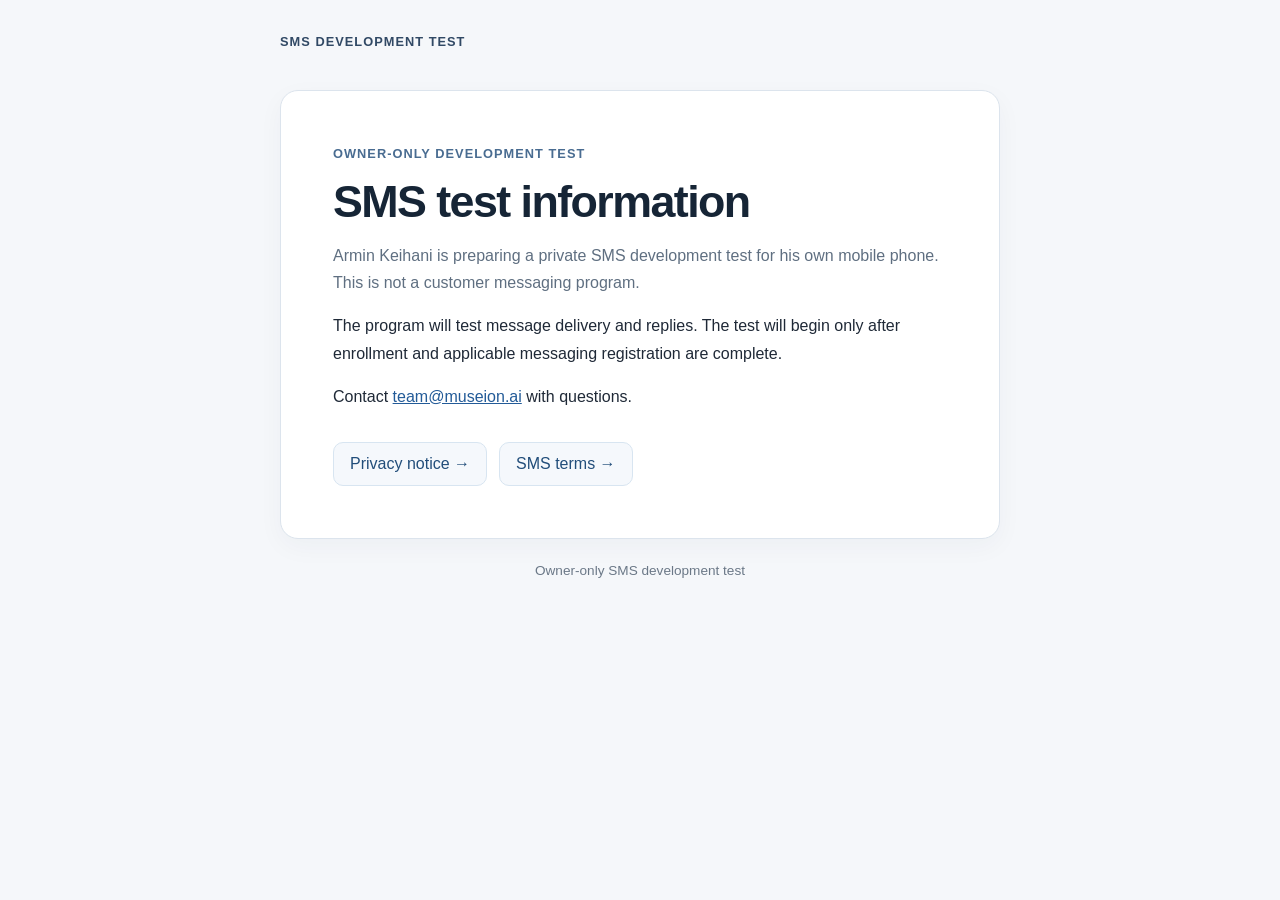
<file: index.html>
<!doctype html>
<html lang="en">
<head>
  <meta charset="utf-8"><meta name="viewport" content="width=device-width,initial-scale=1">
  <meta name="robots" content="noindex,nofollow"><title>SMS development test</title><link rel="stylesheet" href="style.css">
</head>
<body>
  <header><a class="brand" href="index.html">SMS development test</a></header>
  <main><div class="card">
    <p class="eyebrow">Owner-only development test</p>
    <h1>SMS test information</h1>
    <p class="muted">Armin Keihani is preparing a private SMS development test for his own mobile phone. This is not a customer messaging program.</p>
    <p>The program will test message delivery and replies. The test will begin only after enrollment and applicable messaging registration are complete.</p>
    <p>Contact <a href="mailto:team@museion.ai">team@museion.ai</a> with questions.</p>
    <nav class="links" aria-label="Test documents"><a class="link-card" href="privacy.html">Privacy notice →</a><a class="link-card" href="terms.html">SMS terms →</a></nav>
  </div><footer>Owner-only SMS development test</footer></main>
</body>
</html>
</file>
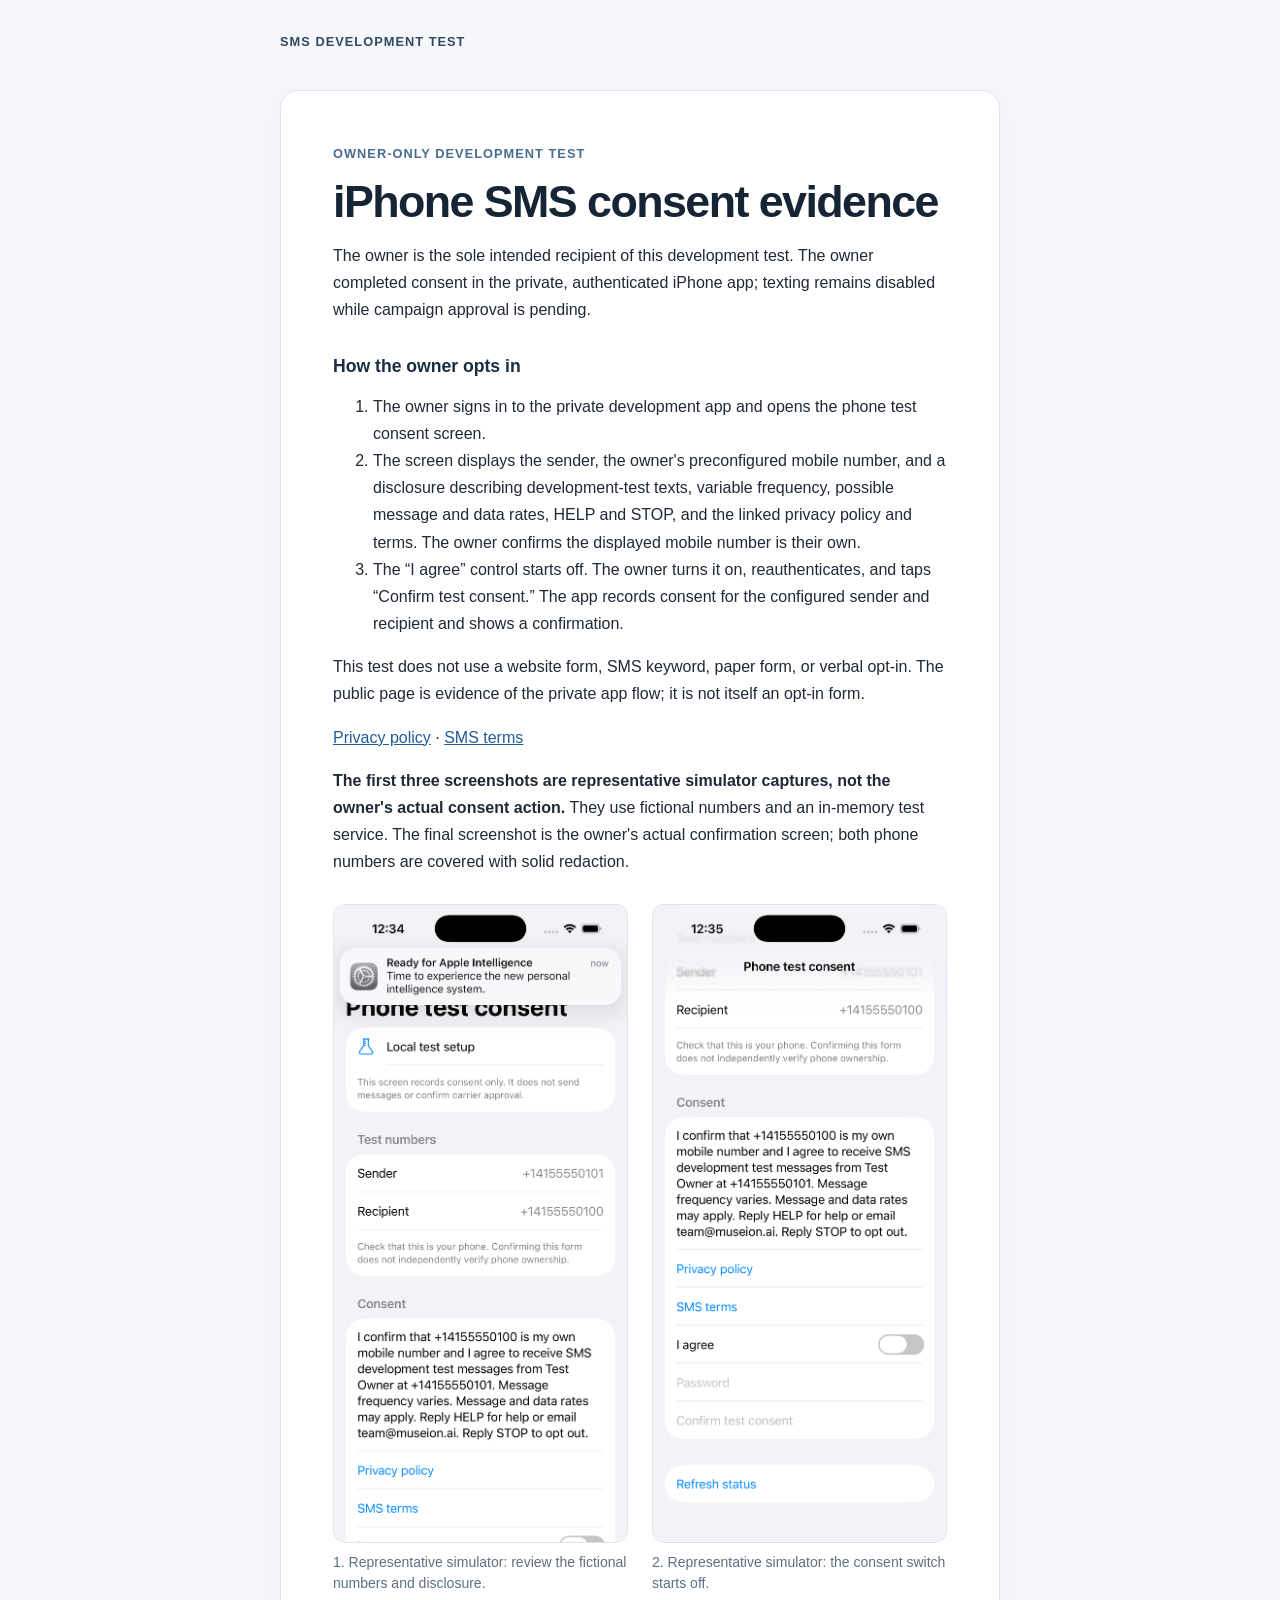
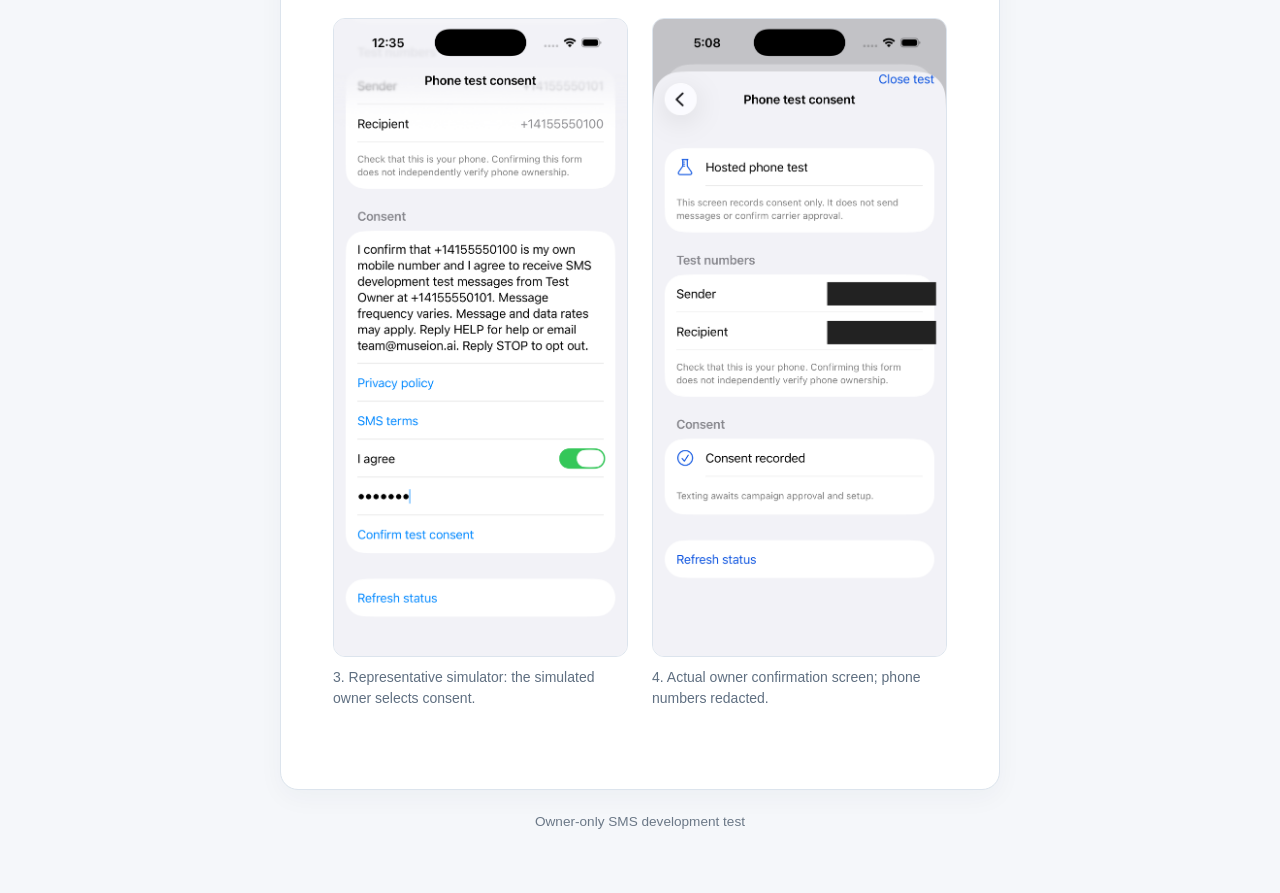
<file: owner-consent-evidence.html>
<!doctype html>
<html lang="en">
<head>
  <meta charset="utf-8"><meta name="viewport" content="width=device-width,initial-scale=1">
  <meta name="robots" content="noindex,nofollow"><title>SMS consent evidence</title><link rel="stylesheet" href="style.css">
</head>
<body>
  <header><span class="brand">SMS development test</span></header>
  <main><div class="card">
    <p class="eyebrow">Owner-only development test</p>
    <h1>iPhone SMS consent evidence</h1>
    <p>The owner is the sole intended recipient of this development test. The owner completed consent in the private, authenticated iPhone app; texting remains disabled while campaign approval is pending.</p>
    <h2>How the owner opts in</h2>
    <ol>
      <li>The owner signs in to the private development app and opens the phone test consent screen.</li>
      <li>The screen displays the sender, the owner's preconfigured mobile number, and a disclosure describing development-test texts, variable frequency, possible message and data rates, HELP and STOP, and the linked privacy policy and terms. The owner confirms the displayed mobile number is their own.</li>
      <li>The “I agree” control starts off. The owner turns it on, reauthenticates, and taps “Confirm test consent.” The app records consent for the configured sender and recipient and shows a confirmation.</li>
    </ol>
    <p>This test does not use a website form, SMS keyword, paper form, or verbal opt-in. The public page is evidence of the private app flow; it is not itself an opt-in form.</p>
    <p><a href="privacy.html">Privacy policy</a> · <a href="terms.html">SMS terms</a></p>
    <p><strong>The first three screenshots are representative simulator captures, not the owner's actual consent action.</strong> They use fictional numbers and an in-memory test service. The final screenshot is the owner's actual confirmation screen; both phone numbers are covered with solid redaction.</p>
    <div class="evidence-images">
      <figure><img src="01-overview.png" alt="Representative simulator view with fictional numbers and disclosure."><figcaption>1. Representative simulator: review the fictional numbers and disclosure.</figcaption></figure>
      <figure><img src="02-off.png" alt="Representative simulator view with consent switched off."><figcaption>2. Representative simulator: the consent switch starts off.</figcaption></figure>
      <figure><img src="03-agreed.png" alt="Representative simulator view with consent switched on."><figcaption>3. Representative simulator: the simulated owner selects consent.</figcaption></figure>
      <figure><img src="04-actual-redacted.png" alt="Actual iPhone confirmation with both phone numbers redacted."><figcaption>4. Actual owner confirmation screen; phone numbers redacted.</figcaption></figure>
    </div>
  </div><footer>Owner-only SMS development test</footer></main>
</body>
</html>
</file>
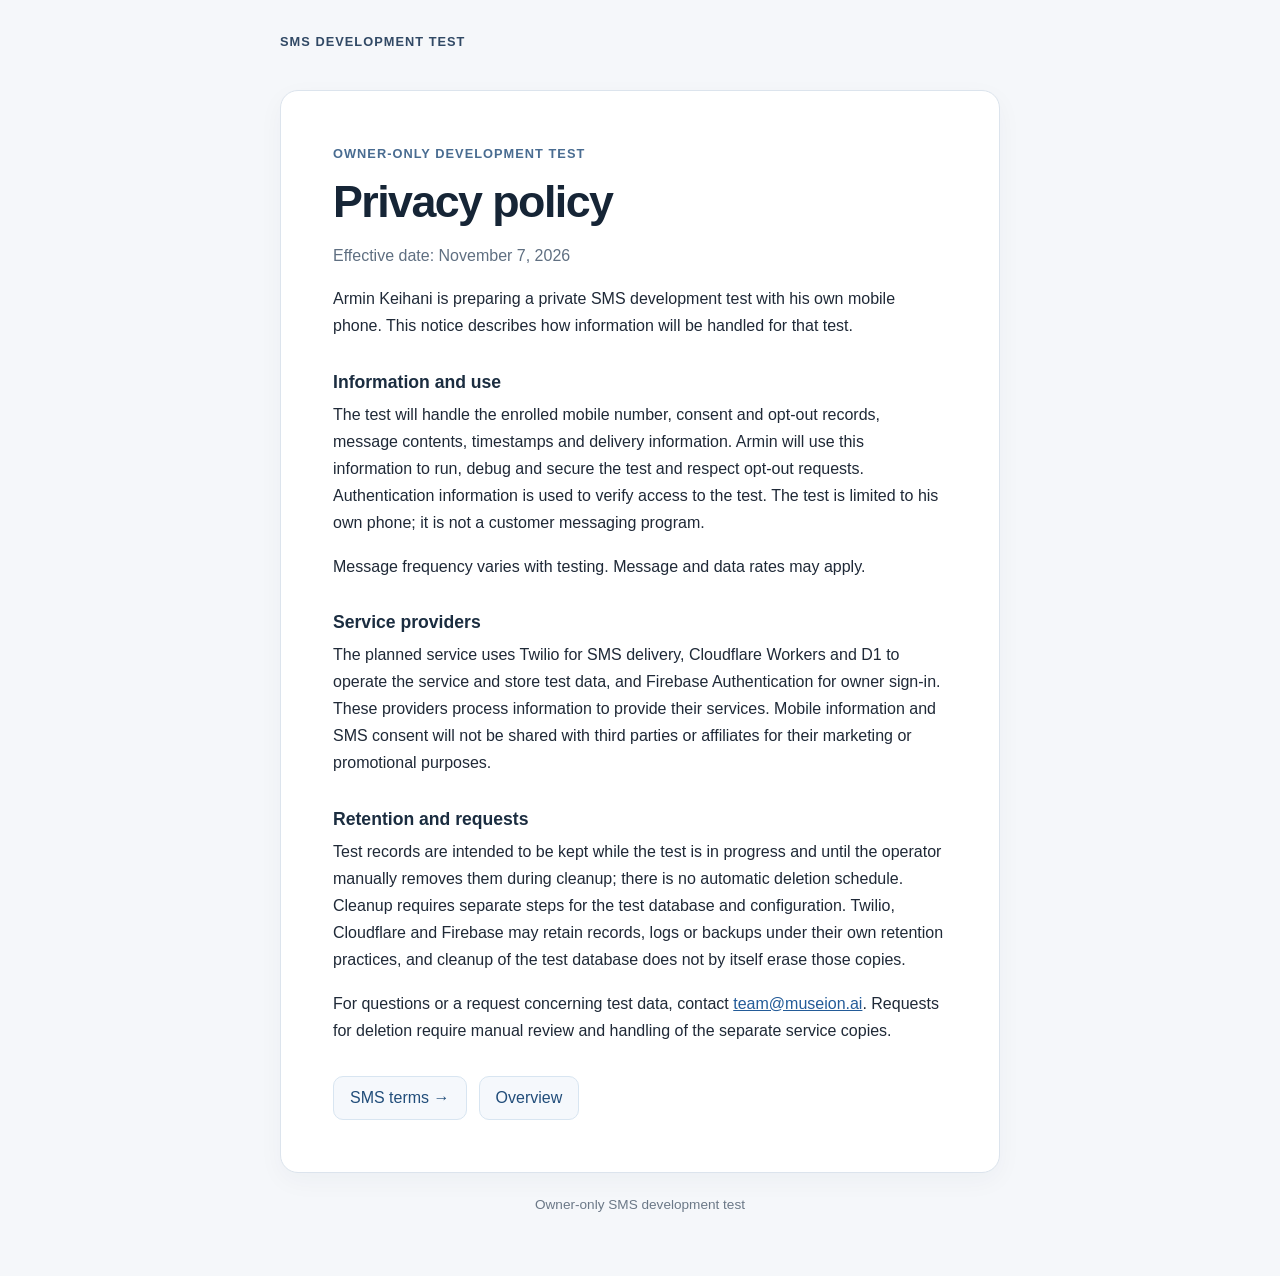
<file: privacy.html>
<!doctype html>
<html lang="en">
<head>
  <meta charset="utf-8"><meta name="viewport" content="width=device-width,initial-scale=1">
  <meta name="robots" content="noindex,nofollow"><title>Privacy policy — SMS development test</title><link rel="stylesheet" href="style.css">
</head>
<body>
  <header><a class="brand" href="index.html">SMS development test</a></header>
  <main><article class="card">
    <p class="eyebrow">Owner-only development test</p><h1>Privacy policy</h1>
    <p class="muted">Effective date: November 7, 2026</p>
    <p>Armin Keihani is preparing a private SMS development test with his own mobile phone. This notice describes how information will be handled for that test.</p>
    <h2>Information and use</h2>
    <p>The test will handle the enrolled mobile number, consent and opt-out records, message contents, timestamps and delivery information. Armin will use this information to run, debug and secure the test and respect opt-out requests. Authentication information is used to verify access to the test. The test is limited to his own phone; it is not a customer messaging program.</p>
    <p>Message frequency varies with testing. Message and data rates may apply.</p>
    <h2>Service providers</h2>
    <p>The planned service uses Twilio for SMS delivery, Cloudflare Workers and D1 to operate the service and store test data, and Firebase Authentication for owner sign-in. These providers process information to provide their services. Mobile information and SMS consent will not be shared with third parties or affiliates for their marketing or promotional purposes.</p>
    <h2>Retention and requests</h2>
    <p>Test records are intended to be kept while the test is in progress and until the operator manually removes them during cleanup; there is no automatic deletion schedule. Cleanup requires separate steps for the test database and configuration. Twilio, Cloudflare and Firebase may retain records, logs or backups under their own retention practices, and cleanup of the test database does not by itself erase those copies.</p>
    <p>For questions or a request concerning test data, contact <a href="mailto:team@museion.ai">team@museion.ai</a>. Requests for deletion require manual review and handling of the separate service copies.</p>
    <nav class="links" aria-label="Related documents"><a class="link-card" href="terms.html">SMS terms →</a><a class="link-card" href="index.html">Overview</a></nav>
  </article><footer>Owner-only SMS development test</footer></main>
</body>
</html>
</file>
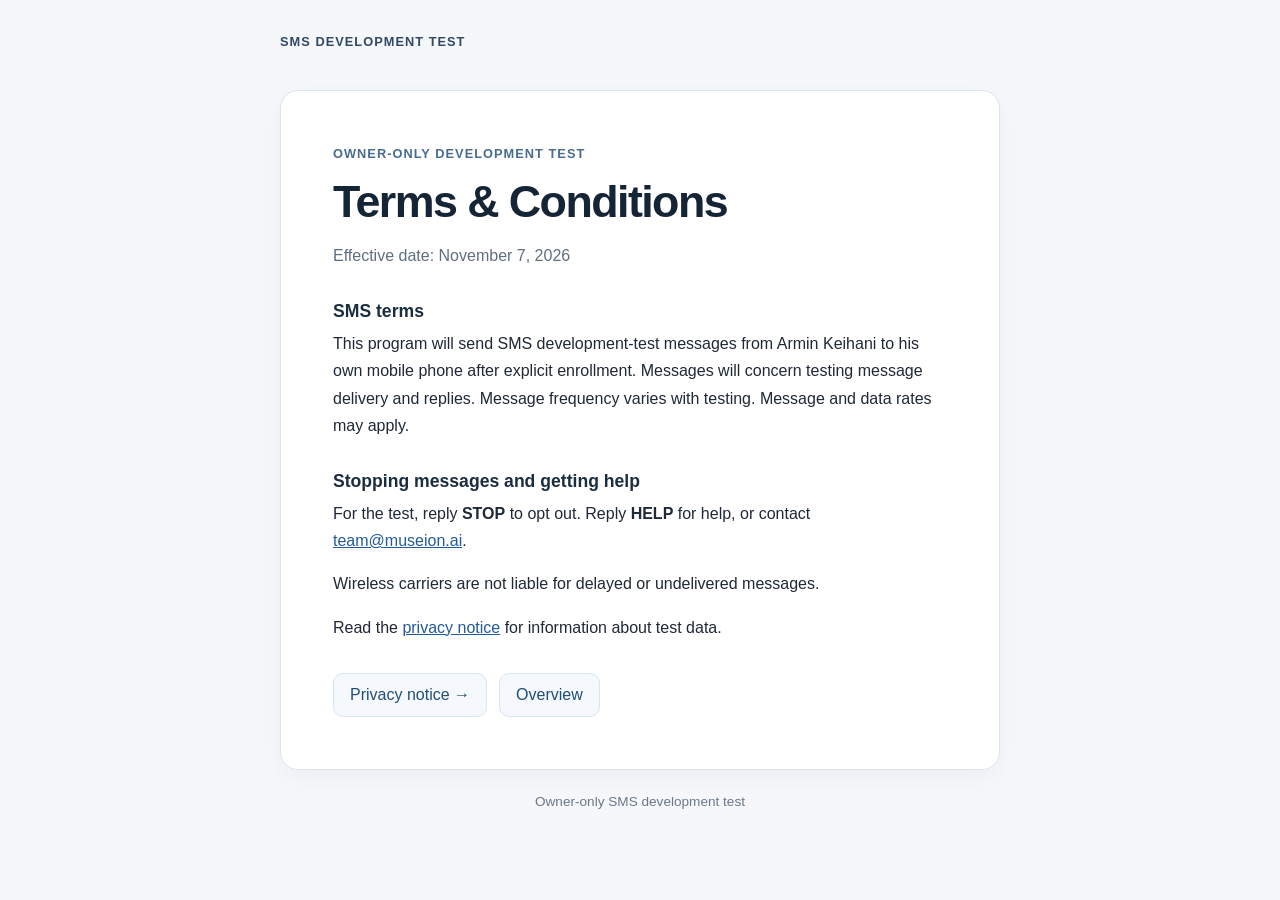
<file: terms.html>
<!doctype html>
<html lang="en">
<head>
  <meta charset="utf-8"><meta name="viewport" content="width=device-width,initial-scale=1">
  <meta name="robots" content="noindex,nofollow"><title>Terms &amp; Conditions — SMS development test</title><link rel="stylesheet" href="style.css">
</head>
<body>
  <header><a class="brand" href="index.html">SMS development test</a></header>
  <main><article class="card">
    <p class="eyebrow">Owner-only development test</p><h1>Terms &amp; Conditions</h1>
    <p class="muted">Effective date: November 7, 2026</p>
    <h2>SMS terms</h2>
    <p>This program will send SMS development-test messages from Armin Keihani to his own mobile phone after explicit enrollment. Messages will concern testing message delivery and replies. Message frequency varies with testing. Message and data rates may apply.</p>
    <h2>Stopping messages and getting help</h2>
    <p>For the test, reply <strong>STOP</strong> to opt out. Reply <strong>HELP</strong> for help, or contact <a href="mailto:team@museion.ai">team@museion.ai</a>.</p>
    <p>Wireless carriers are not liable for delayed or undelivered messages.</p>
    <p>Read the <a href="privacy.html">privacy notice</a> for information about test data.</p>
    <nav class="links" aria-label="Related documents"><a class="link-card" href="privacy.html">Privacy notice →</a><a class="link-card" href="index.html">Overview</a></nav>
  </article><footer>Owner-only SMS development test</footer></main>
</body>
</html>
</file>
<file: style.css>
:root { color-scheme: light; font-family: -apple-system, BlinkMacSystemFont, "Segoe UI", sans-serif; color: #1f2937; background: #f5f7fa; font-size: 16px; }
* { box-sizing: border-box; }
body { margin: 0; }
.notice { background: #fff4df; border-bottom: 1px solid #efcf93; color: #6f4300; font-size: .875rem; line-height: 1.5; padding: .8rem 1.25rem; text-align: center; }
header { max-width: 760px; margin: 0 auto; padding: 2rem 1.25rem 0; }
.brand { color: #314965; font-size: .8rem; font-weight: 700; letter-spacing: .08em; text-decoration: none; text-transform: uppercase; }
main { max-width: 760px; padding: 2.5rem 1.25rem 4rem; margin: 0 auto; }
.card { background: #fff; border: 1px solid #dce4ed; border-radius: 18px; box-shadow: 0 8px 26px #20314d0a; padding: clamp(1.5rem, 5vw, 3.25rem); }
.eyebrow { color: #496c91; font-size: .8rem; font-weight: 700; letter-spacing: .08em; margin: 0 0 .75rem; text-transform: uppercase; }
h1 { color: #162536; font-size: clamp(2rem, 5vw, 2.8rem); letter-spacing: -.035em; line-height: 1.1; margin: 0 0 1rem; }
h2 { color: #1b2d40; font-size: 1.1rem; margin: 2rem 0 .5rem; }
p, li { line-height: 1.7; }
p { margin: .5rem 0 1rem; }
.muted { color: #5f6f81; }
.placeholder { color: #8b3650; font-weight: 650; }
a { color: #235b98; }
a:focus-visible { outline: 3px solid #78aee8; outline-offset: 3px; }
.links { display: flex; flex-wrap: wrap; gap: .75rem; margin-top: 2rem; }
.link-card { background: #f5f8fc; border: 1px solid #d8e5f1; border-radius: 10px; color: #214d7a; display: inline-block; padding: .75rem 1rem; text-decoration: none; }
.link-card:hover { background: #ebf2fa; }
.evidence-images { display: grid; grid-template-columns: repeat(auto-fit, minmax(min(100%, 240px), 1fr)); gap: 1.5rem; margin: 1.75rem 0; }
.evidence-images figure { margin: 0; }
.evidence-images img { display: block; width: 100%; height: auto; border: 1px solid #dce4ed; border-radius: 12px; }
.evidence-images figcaption { color: #5f6f81; font-size: .875rem; line-height: 1.5; margin-top: .6rem; }
footer { color: #6b7887; font-size: .85rem; margin-top: 1.5rem; text-align: center; }
</file>
